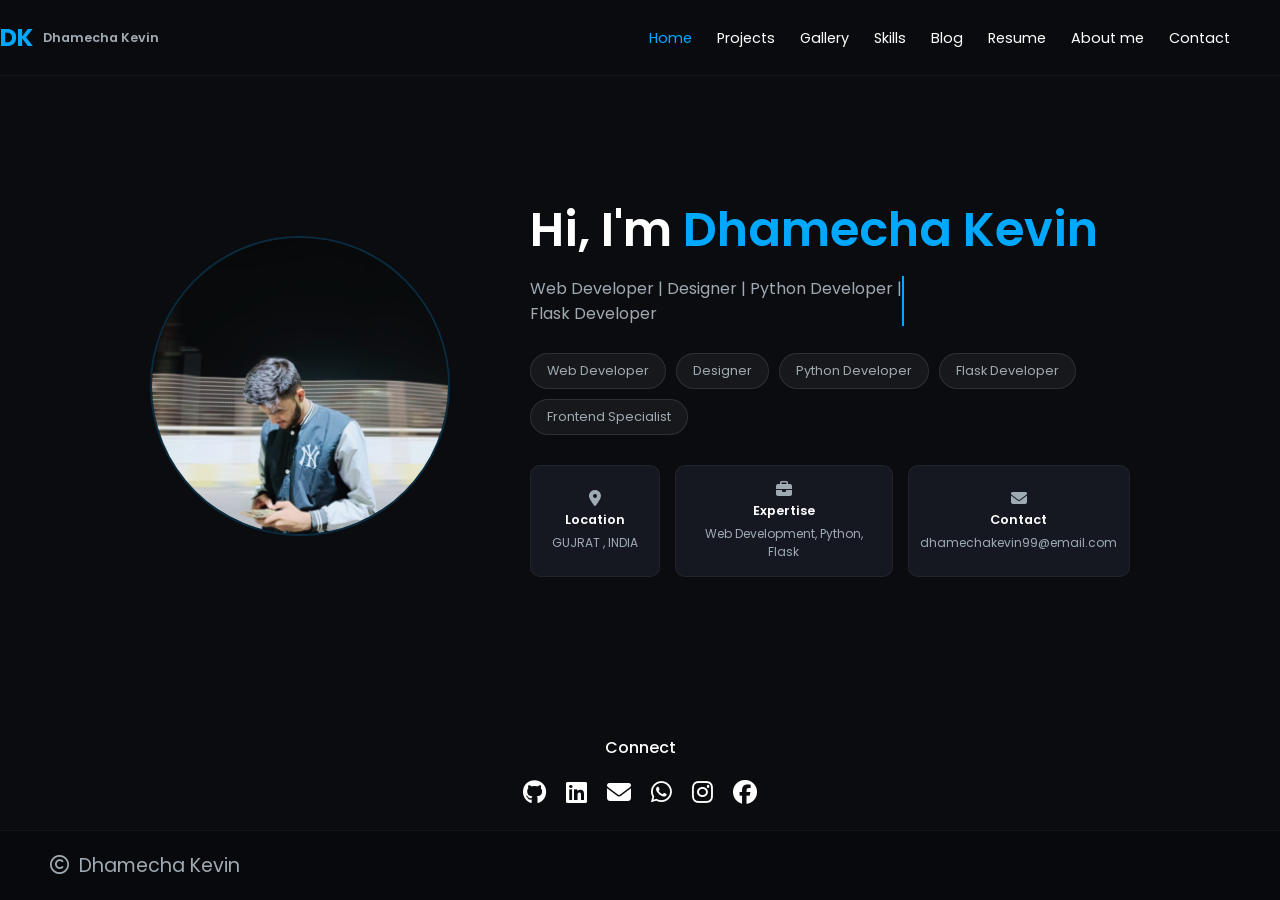
<file: index.html>
<!DOCTYPE html>
<html lang="en">
<head>

    <meta charset="UTF-8">
    <meta name="viewport" content="width=device-width, initial-scale=1.0">
    <title>Kevin Dhamecha - Portfolio</title>
    <link rel="stylesheet" href="style.css">
    <link href="https://fonts.googleapis.com/css2?family=Poppins:wght@300;400;500;600;700&display=swap" rel="stylesheet">
    <link rel="stylesheet" href="https://cdnjs.cloudflare.com/ajax/libs/font-awesome/6.4.0/css/all.min.css">
    
    <style>
        /* CSS Variables for easy color management */
        :root {
            --bg-color: #0b0c10;
            --text-main: #ffffff;
            --text-muted: #a0aab2;
            --accent-color: #00a8ff;
            --card-bg: #151821;
            --glow-color: rgba(0, 168, 255, 0.4);
        }

        * {
            margin: 0;
            padding: 0;
            box-sizing: border-box;
            font-family: 'Poppins', sans-serif;
        }

        body {
            background-color: var(--bg-color);
            color: var(--text-main);
            min-height: 100vh;
            display: flex;
            flex-direction: column;
        }

        /* --- Animations --- */
        @keyframes fadeIn {
            from { opacity: 0; transform: translateY(20px); }
            to { opacity: 1; transform: translateY(0); }
        }

        @keyframes float {
            0% { transform: translateY(0px); }
            50% { transform: translateY(-15px); }
            100% { transform: translateY(0px); }
        }

        @keyframes glowPulse {
            0% { box-shadow: 0 0 20px var(--glow-color); }
            50% { box-shadow: 0 0 40px var(--glow-color), 0 0 80px var(--glow-color); }
            100% { box-shadow: 0 0 20px var(--glow-color); }
        }

        /* --- Navigation Bar --- */
        nav {
            display: flex;
            justify-content: space-between;
            align-items: center;
            padding: 20px 50px 20px 0; /* Left padding set to 0 to align logo flush to the edge */
            background: rgba(11, 12, 16, 0.9);
            backdrop-filter: blur(10px);
            position: sticky;
            top: 0;
            z-index: 100;
        }

        .logo {
            font-size: 1.2rem;
            font-weight: 600;
            display: flex;
            align-items: center;
            gap: 10px;
            margin: 0;
            padding-left: 0;
        }

        .logo span.kd {
            color: var(--accent-color);
            font-weight: 700;
            font-size: 1.5rem;
        }

        .logo-text {
            display: flex;
            flex-direction: column;
            align-items: flex-start; /* Ensures text aligns strictly to the left edge */
            font-size: 0.8rem;
            color: var(--text-muted);
            margin: 0;
            padding: 0;
        }

        .logo-text span {
            margin: 0;
            padding: 0;
            text-align: left;
        }

        .nav-links {
            display: flex;
            list-style: none;
            gap: 25px;
        }

        .nav-links a {
            text-decoration: none;
            color: var(--text-main);
            font-size: 0.9rem;
            transition: color 0.3s;
        }

        .nav-links a:hover, .nav-links a.active {
            color: var(--accent-color);
        }

        /* Mobile Menu Button */
        .menu-btn {
            display: none;
            background: none;
            border: none;
            color: var(--text-main);
            font-size: 1.5rem;
            cursor: pointer;
            padding-right: 20px;
        }

        /* --- Hero Section --- */
        .hero {
            flex: 1;
            display: flex;
            align-items: center;
            justify-content: center;
            gap: 80px;
            padding: 50px;
            animation: fadeIn 1s ease-out forwards;
        }

        /* Profile Image Container */
        .profile-img-container {
            width: 300px;
            height: 300px;
            border-radius: 50%;
            overflow: hidden; /* Clips image properly inside circular frame */
            animation: float 4s ease-in-out infinite, glowPulse 3s infinite alternate;
            border: 2px solid rgba(0, 168, 255, 0.2);
            display: flex;
            justify-content: center;
            align-items: center;
        }

        .profile-img-container img {
            width: 100%;
            height: 100%;
            object-fit: cover;
            object-position: center;
        }

        /* Hero Text Content */
        .hero-content {
            max-width: 600px;
        }

        .hero-content h1 {
            font-size: 3rem;
            font-weight: 600;
            margin-bottom: 10px;
        }

        .hero-content h1 span {
            color: var(--accent-color);
        }

        .subtitle {
            font-size: 1rem;
            color: var(--text-muted);
            margin-bottom: 20px;
            border-right: 2px solid var(--accent-color);
            white-space: nowrap;
            overflow: hidden;
            display: inline-block; 
            animation: typing 3s linear forwards, blink-caret .75s step-end infinite;
        }

        @keyframes typing {
            from { max-width: 0; }
            to { max-width: 100%; } 
        }

        @keyframes blink-caret {
            from, to { border-color: transparent }
            50% { border-color: var(--accent-color); }
        }

        /* Badges/Tags */
        .tags {
            display: flex;
            flex-wrap: wrap;
            gap: 10px;
            margin-bottom: 30px;
        }

        .badge {
            background: rgba(255, 255, 255, 0.05);
            border: 1px solid rgba(255, 255, 255, 0.1);
            padding: 8px 16px;
            border-radius: 20px;
            font-size: 0.8rem;
            color: var(--text-muted);
            transition: all 0.3s;
            cursor: default;
        }

        .badge:hover {
            background: rgba(0, 168, 255, 0.1);
            border-color: var(--accent-color);
            color: var(--text-main);
            transform: translateY(-2px);
        }

        /* Info Cards */
        .info-cards {
            display: flex;
            gap: 15px;
        }

        .card {
            background: var(--card-bg);
            padding: 15px;
            border-radius: 10px;
            display: flex;
            flex-direction: column;
            align-items: center;
            justify-content: center;
            min-width: 130px;
            text-align: center;
            border: 1px solid rgba(255, 255, 255, 0.05);
            transition: transform 0.3s;
        }

        .card:hover {
            transform: translateY(-5px);
            border-color: rgba(255, 255, 255, 0.2);
        }

        .card i {
            color: var(--text-muted);
            margin-bottom: 5px;
        }

        .card-title {
            font-size: 0.8rem;
            font-weight: 600;
            color: var(--text-main);
        }

        .card-desc {
            font-size: 0.75rem;
            color: var(--text-muted);
            margin-top: 5px;
        }

        /* --- Connect Section --- */
        .connect-section {
            text-align: center;
            padding: 20px;
            margin-top: 20px;
            animation: fadeIn 1.5s ease-out forwards;
        }

        .connect-section h3 {
            font-size: 1rem;
            margin-bottom: 15px;
            font-weight: 500;
        }

        .social-icons {
            display: flex;
            justify-content: center;
            gap: 20px;
        }

        .social-icons a {
            color: var(--text-main);
            font-size: 1.5rem;
            transition: all 0.3s;
        }

        .social-icons a:hover {
            color: var(--accent-color);
            transform: scale(1.2);
        }

        /* --- Footer --- */
        footer {
            display: flex;
            justify-content: space-between;
            align-items: center;
            padding: 20px 50px;
            background: #08090c;
            border-top: 1px solid rgba(255,255,255,0.05);
        }

        footer .copyright {
            display: flex;
            align-items: center;
            gap: 10px;
            font-size: 1.2rem;
            color: var(--text-muted);
        }

        footer .portfolio-tag {
            font-family: monospace;
            font-size: 1.5rem;
            color: var(--text-muted);
            letter-spacing: 2px;
        }

        /* Responsive Design */
        @media (max-width: 900px) {
            nav {
                padding: 15px 0 15px 0;
            }
            .menu-btn {
                display: block; /* Show hamburger button on mobile */
            }
            .nav-links {
                display: flex;
                flex-direction: column;
                position: absolute;
                top: 100%;
                left: 0;
                width: 100%;
                background: rgba(11, 12, 16, 0.95);
                backdrop-filter: blur(10px);
                padding: 20px;
                gap: 15px;
                border-bottom: 1px solid rgba(255, 255, 255, 0.1);
                transform: translateY(-150%);
                transition: transform 0.3s ease-in-out, opacity 0.3s ease-in-out;
                opacity: 0;
                pointer-events: none;
            }
            .nav-links.active {
                transform: translateY(0);
                opacity: 1;
                pointer-events: auto;
            }
            .hero {
                flex-direction: column;
                text-align: center;
                gap: 40px;
            }
            .profile-img-container {
                width: 200px;
                height: 200px;
            }
            .subtitle {
                margin: 0 auto 20px auto;
            }
            .tags {
                justify-content: center;
            }
            .info-cards {
                justify-content: center;
                flex-wrap: wrap;
            }
        }
    </style>
</head>
<body>

    <nav>
        <div class="logo">
            <span class="kd">DK</span>
            <div class="logo-text">
                <span>Dhamecha Kevin</span>
            </div>
        </div>
        
        <button class="menu-btn" id="menuBtn" aria-label="Toggle Navigation">
            <i class="fa-solid fa-bars"></i>
        </button>

        <ul class="nav-links" id="navLinks">
            <li><a href="#" class="active">Home</a></li>
            <li><a href="projects.html">Projects</a></li>
            <li><a href="gallery.html">Gallery</a></li>
            <li><a href="skills.html">Skills</a></li>
            <li><a href="blog.html">Blog</a></li>
            <li><a href="resume.html">Resume</a></li>
            <li><a href="about.html">About me</a></li>
            <li><a href="contact.html">Contact</a></li>
        </ul>
    </nav>

    <section class="hero">
        <div class="profile-img-container">
            <img src="img/kevin.jpeg" alt="Dhamecha Kevin">
        </div>

        <div class="hero-content">
            <h1>Hi, I'm <span>Dhamecha Kevin</span></h1>
            <p class="subtitle">Web Developer | Designer | Python Developer |<br> Flask Developer </br></p>
            
            <div class="tags">
                <span class="badge">Web Developer</span>
                <span class="badge">Designer</span>
                <span class="badge">Python Developer</span>
                <span class="badge">Flask Developer</span>
                <span class="badge">Frontend Specialist</span>
            </div>

            <div class="info-cards">
                <div class="card">
                    <i class="fa-solid fa-location-dot"></i>
                    <span class="card-title">Location</span>
                    <span class="card-desc">GUJRAT , INDIA</span>
                </div>
                <div class="card">
                    <i class="fa-solid fa-briefcase"></i>
                    <span class="card-title">Expertise</span>
                    <span class="card-desc">Web Development, Python, Flask</span>
                </div>
                <div class="card">
                    <i class="fa-solid fa-envelope"></i>
                    <span class="card-title">Contact</span>
                    <span class="card-desc">dhamechakevin99@email.com</span>
                </div>
            </div>
        </div>
    </section>

    <div class="connect-section">
        <h3>Connect</h3>
        <div class="social-icons">
            <a href="https://github.com/dhamechakevin" target="_blank" onclick="return confirm('Do you want to leave this page to visit my GitHub?');"><i class="fa-brands fa-github"></i></a>
            <a href="https://linkedin.com/in/your-profile" target="_blank" onclick="return confirm('Do you want to visit my LinkedIn profile?');"><i class="fa-brands fa-linkedin"></i></a>
            <a href="mailto:dhamechakevin99@email.com" onclick="return confirm('Do you want to send me an email?');"><i class="fa-solid fa-envelope"></i></a>
            <a href="https://wa.me/919998842319" target="_blank" onclick="return confirm('Do you want to open WhatsApp to message me?');"><i class="fa-brands fa-whatsapp"></i></a>
            <a href="https://instagram.com/your-handle" target="_blank" onclick="return confirm('Do you want to visit my Instagram?');"><i class="fa-brands fa-instagram"></i></a>
            <a href="https://www.facebook.com/share/1Asn9WQ3xk/" target="_blank" onclick="return confirm('Do you want to visit my Facebook?');"><i class="fa-brands fa-facebook"></i></a>
        </div>
    </div>

    <footer>
        <div class="copyright">
            <i class="fa-regular fa-copyright"></i>
            <span>Dhamecha Kevin</span>
        </div>
    </footer>

    <script>
        const menuBtn = document.getElementById('menuBtn');
        const navLinks = document.getElementById('navLinks');
        const icon = menuBtn.querySelector('i');

        menuBtn.addEventListener('click', () => {
            navLinks.classList.toggle('active');
            if (navLinks.classList.contains('active')) {
                icon.classList.remove('fa-bars');
                icon.classList.add('fa-xmark');
            } else {
                icon.classList.remove('fa-xmark');
                icon.classList.add('fa-bars');
            }
        });
    </script>

</body>
</html>
</file>
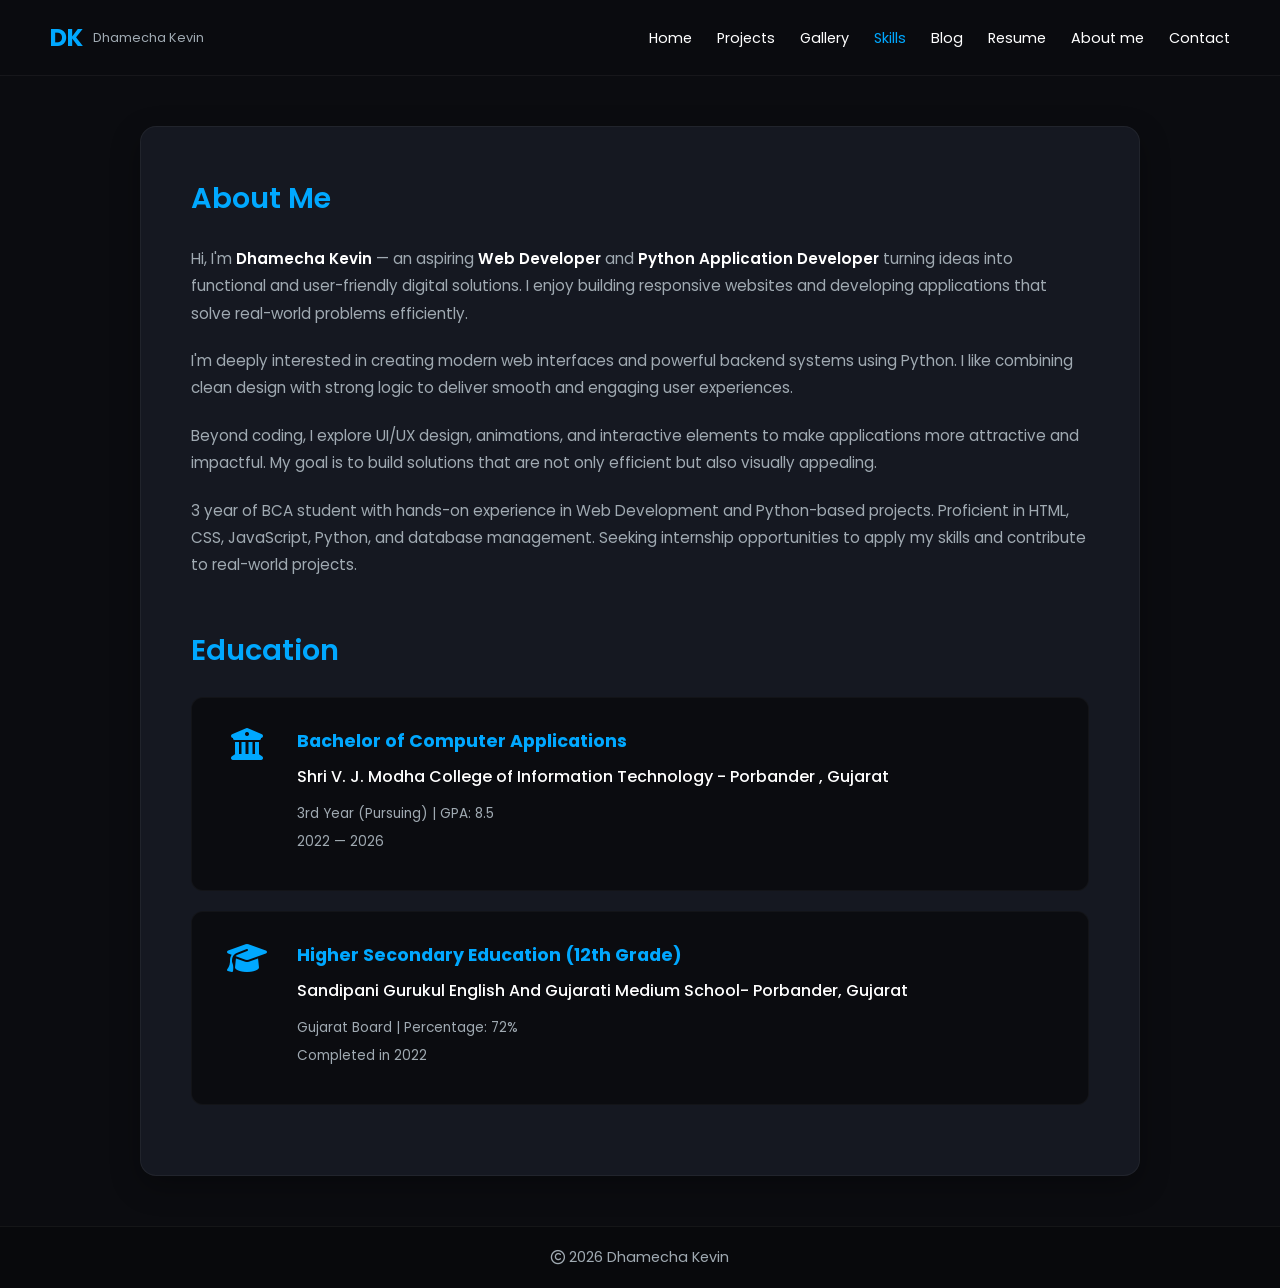
<file: about.html>
<!DOCTYPE html>
<html lang="en">
<head>
    <meta charset="UTF-8">
    <meta name="viewport" content="width=device-width, initial-scale=1.0">
    <title>About Me - Portfolio</title>
    <link rel="stylesheet" href="style.css">
    <link href="https://fonts.googleapis.com/css2?family=Poppins:wght@300;400;500;600;700&display=swap" rel="stylesheet">
    <link rel="stylesheet" href="https://cdnjs.cloudflare.com/ajax/libs/font-awesome/6.4.0/css/all.min.css">
    <style>
        /* Mobile Menu Styles */
        .menu-btn {
            display: none;
            background: none;
            border: none;
            color: var(--text-main, #ffffff);
            font-size: 1.5rem;
            cursor: pointer;
            padding-right: 20px;
        }

        @media (max-width: 900px) {
            nav {
                padding: 15px 0 15px 0;
            }
            .menu-btn {
                display: block;
            }
            .nav-links {
                display: flex;
                flex-direction: column;
                position: absolute;
                top: 100%;
                left: 0;
                width: 100%;
                background: rgba(11, 12, 16, 0.95);
                backdrop-filter: blur(10px);
                padding: 20px;
                gap: 15px;
                border-bottom: 1px solid rgba(255, 255, 255, 0.1);
                transform: translateY(-150%);
                transition: transform 0.3s ease-in-out, opacity 0.3s ease-in-out;
                opacity: 0;
                pointer-events: none;
            }
            .nav-links.active {
                transform: translateY(0);
                opacity: 1;
                pointer-events: auto;
            }
        }
    </style>
</head>
<body>

 <nav>
        <div class="logo">
            <span class="kd">DK</span>
            <div class="logo-text">
                <span>Dhamecha Kevin</span>
            </div>
        </div>

        <button class="menu-btn" id="menuBtn" aria-label="Toggle Navigation">
            <i class="fa-solid fa-bars"></i>
        </button>

        <ul class="nav-links" id="navLinks">
            <li><a href="index.html">Home</a></li>
            <li><a href="projects.html">Projects</a></li>
            <li><a href="gallery.html">Gallery</a></li>
            <li><a href="skills.html" class="active">Skills</a></li>
            <li><a href="blog.html">Blog</a></li>
            <li><a href="resume.html">Resume</a></li>
            <li><a href="about.html">About me</a></li>
            <li><a href="contact.html">Contact</a></li>
        </ul>
    </nav>

    <section class="about-section">
        <div class="about-container">
            
            <h2 class="section-title">About Me</h2>
            
            <p class="about-text">
                Hi, I'm <strong>Dhamecha Kevin</strong> — an aspiring <strong>Web Developer</strong> and <strong>Python Application Developer</strong> turning ideas into functional and user-friendly digital solutions. I enjoy building responsive websites and developing applications that solve real-world problems efficiently.
            </p>
            
            <p class="about-text">
                I'm deeply interested in creating modern web interfaces and powerful backend systems using Python. I like combining clean design with strong logic to deliver smooth and engaging user experiences.
            </p>
                
            <p class="about-text">
                Beyond coding, I explore UI/UX design, animations, and interactive elements to make applications more attractive and impactful. My goal is to build solutions that are not only efficient but also visually appealing.
            </p>    

            <p class="about-text">
                3 year of BCA student with hands-on experience in Web Development and Python-based projects. Proficient in HTML, CSS, JavaScript, Python, and database management. Seeking internship opportunities to apply my skills and contribute to real-world projects.
            </p>

            <div class="education-wrapper">
                <h2 class="section-title">Education</h2>

                <div class="education-card">
                    <div class="edu-icon">
                        <i class="fa-solid fa-building-columns"></i>
                    </div>
                    <div class="edu-details">
                        <h3>Bachelor of Computer Applications</h3>
                        <p class="school">Shri V. J. Modha College of Information Technology - Porbander , Gujarat</p>
                        <p class="info-row">3rd Year (Pursuing) | GPA: 8.5</p>
                        <p class="date">2022 — 2026</p>
                    </div>
                </div>

                <div class="education-card">
                    <div class="edu-icon">
                        <i class="fa-solid fa-graduation-cap"></i>
                    </div>
                    <div class="edu-details">
                        <h3>Higher Secondary Education (12th Grade)</h3>
                        <p class="school">Sandipani Gurukul English And Gujarati Medium School- Porbander, Gujarat</p>
                        <p class="info-row">Gujarat Board | Percentage: 72%</p>
                        <p class="date">Completed in 2022</p>
                    </div>
                </div>

            </div>

        </div>
    </section>

    <footer>
        <div class="copyright">
            <i class="fa-regular fa-copyright"></i>
            <span>2026 Dhamecha Kevin</span>
        </div>
    </footer>

    <script>
        const menuBtn = document.getElementById('menuBtn');
        const navLinks = document.getElementById('navLinks');
        const icon = menuBtn.querySelector('i');

        menuBtn.addEventListener('click', () => {
            navLinks.classList.toggle('active');
            if (navLinks.classList.contains('active')) {
                icon.classList.remove('fa-bars');
                icon.classList.add('fa-xmark');
            } else {
                icon.classList.remove('fa-xmark');
                icon.classList.add('fa-bars');
            }
        });
    </script>

</body>
</html>
</file>
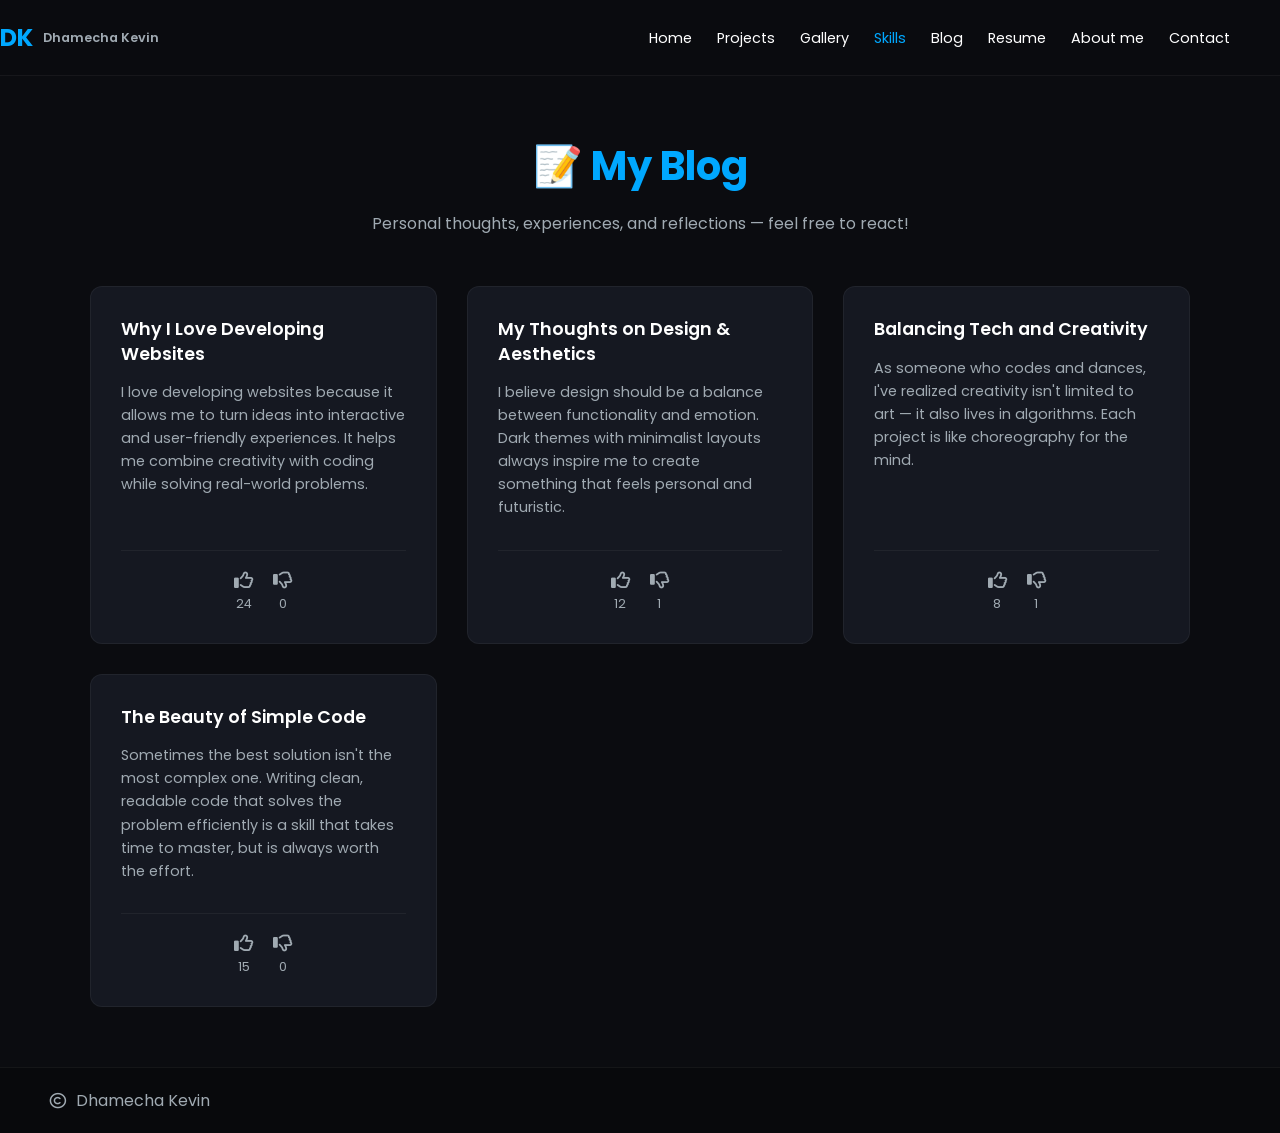
<file: blog.html>
<!DOCTYPE html>
<html lang="en">
<head>
    <meta charset="UTF-8">
    <meta name="viewport" content="width=device-width, initial-scale=1.0">
    <title>Blog - Portfolio</title>
    <link rel="stylesheet" href="style.css">
    <link href="https://fonts.googleapis.com/css2?family=Poppins:wght@300;400;500;600;700&display=swap" rel="stylesheet">
    <link rel="stylesheet" href="https://cdnjs.cloudflare.com/ajax/libs/font-awesome/6.4.0/css/all.min.css">
    
    <style>
        /* --- Core Variables --- */
        :root {
            --bg-color: #0b0c10;
            --text-main: #ffffff;
            --text-muted: #a0aab2;
            --accent-color: #00a8ff;
            --card-bg: #151821;
            --like-color: #2ea043;
            --dislike-color: #f85149;
        }

        * {
            margin: 0;
            padding: 0;
            box-sizing: border-box;
            font-family: 'Poppins', sans-serif;
        }

        body {
            background-color: var(--bg-color);
            color: var(--text-main);
            min-height: 100vh;
            display: flex;
            flex-direction: column;
        }

        @keyframes fadeIn {
            from { opacity: 0; transform: translateY(20px); }
            to { opacity: 1; transform: translateY(0); }
        }

        /* --- Navigation Bar --- */
        nav {
            display: flex;
            justify-content: space-between;
            align-items: center;
            padding: 20px 50px 20px 0;
            background: rgba(11, 12, 16, 0.9);
            backdrop-filter: blur(10px);
            position: sticky;
            top: 0;
            z-index: 100;
            border-bottom: 1px solid rgba(255,255,255,0.05);
        }

        .logo {
            font-size: 1.2rem;
            font-weight: 600;
            display: flex;
            align-items: center;
            gap: 10px;
        }

        .logo span.kd {
            color: var(--accent-color);
            font-weight: 700;
            font-size: 1.5rem;
        }

        .logo-text {
            display: flex;
            flex-direction: column;
            font-size: 0.8rem;
            color: var(--text-muted);
        }

        .nav-links {
            display: flex;
            list-style: none;
            gap: 25px;
        }

        .nav-links a {
            text-decoration: none;
            color: var(--text-main);
            font-size: 0.9rem;
            transition: color 0.3s;
        }

        .nav-links a:hover, .nav-links a.active {
            color: var(--accent-color);
        }

        /* Mobile Menu Button */
        .menu-btn {
            display: none;
            background: none;
            border: none;
            color: var(--text-main);
            font-size: 1.5rem;
            cursor: pointer;
            padding-right: 20px;
        }

        /* --- Blog Section --- */
        .blog-section {
            flex: 1;
            padding: 60px 50px;
            max-width: 1200px;
            margin: 0 auto;
            width: 100%;
            animation: fadeIn 0.8s ease-out forwards;
        }

        .blog-header {
            text-align: center;
            margin-bottom: 50px;
        }

        .blog-header h1 {
            font-size: 2.5rem;
            color: var(--accent-color);
            margin-bottom: 15px;
            display: flex;
            align-items: center;
            justify-content: center;
            gap: 10px;
        }

        .blog-header p {
            color: var(--text-muted);
            font-size: 1rem;
        }

        /* Blog Grid Layout */
        .blog-grid {
            display: grid;
            grid-template-columns: repeat(auto-fit, minmax(320px, 1fr));
            gap: 30px;
        }

        /* Individual Blog Card */
        .blog-card {
            background: var(--card-bg);
            border-radius: 12px;
            padding: 30px;
            border: 1px solid rgba(255, 255, 255, 0.05);
            display: flex;
            flex-direction: column;
            transition: transform 0.3s, box-shadow 0.3s;
        }

        .blog-card:hover {
            transform: translateY(-5px);
            box-shadow: 0 10px 25px rgba(0,0,0,0.5);
            border-color: rgba(255, 255, 255, 0.1);
        }

        .blog-title {
            font-size: 1.1rem;
            font-weight: 600;
            margin-bottom: 15px;
            color: var(--text-main);
            line-height: 1.4;
        }

        .blog-content {
            color: var(--text-muted);
            font-size: 0.9rem;
            line-height: 1.6;
            flex: 1; /* Pushes the reactions to the bottom */
            margin-bottom: 30px;
        }

        /* Reactions Section */
        .reactions {
            display: flex;
            justify-content: center;
            gap: 20px;
            border-top: 1px solid rgba(255,255,255,0.05);
            padding-top: 20px;
        }

        .reaction-btn {
            background: transparent;
            border: none;
            color: var(--text-muted);
            display: flex;
            flex-direction: column;
            align-items: center;
            gap: 5px;
            cursor: pointer;
            transition: all 0.2s;
            font-size: 1.2rem;
        }

        .reaction-btn span {
            font-size: 0.8rem;
            font-family: 'Poppins', sans-serif;
        }

        /* Hover & Active states for buttons */
        .reaction-btn.like:hover, .reaction-btn.like.active {
            color: var(--like-color);
            transform: scale(1.1);
        }

        .reaction-btn.dislike:hover, .reaction-btn.dislike.active {
            color: var(--dislike-color);
            transform: scale(1.1);
        }

        /* --- Footer --- */
        footer {
            display: flex;
            justify-content: space-between;
            align-items: center;
            padding: 20px 50px;
            background: #08090c;
            border-top: 1px solid rgba(255,255,255,0.05);
            margin-top: auto;
        }

        footer .copyright {
            display: flex;
            align-items: center;
            gap: 10px;
            font-size: 1rem;
            color: var(--text-muted);
        }

        /* Responsive */
        @media (max-width: 900px) {
            nav {
                padding: 15px 0 15px 0;
            }
            .menu-btn {
                display: block;
            }
            .nav-links {
                display: flex;
                flex-direction: column;
                position: absolute;
                top: 100%;
                left: 0;
                width: 100%;
                background: rgba(11, 12, 16, 0.95);
                backdrop-filter: blur(10px);
                padding: 20px;
                gap: 15px;
                border-bottom: 1px solid rgba(255, 255, 255, 0.1);
                transform: translateY(-150%);
                transition: transform 0.3s ease-in-out, opacity 0.3s ease-in-out;
                opacity: 0;
                pointer-events: none;
            }
            .nav-links.active {
                transform: translateY(0);
                opacity: 1;
                pointer-events: auto;
            }
            .blog-section { padding: 20px; }
            .blog-header h1 { font-size: 2rem; }
        }
    </style>
</head>
<body>

    <nav>
        <div class="logo">
            <span class="kd">DK</span>
            <div class="logo-text">
                <span>Dhamecha Kevin</span>
            </div>
        </div>

        <button class="menu-btn" id="menuBtn" aria-label="Toggle Navigation">
            <i class="fa-solid fa-bars"></i>
        </button>

        <ul class="nav-links" id="navLinks">
            <li><a href="index.html">Home</a></li>
            <li><a href="projects.html">Projects</a></li>
            <li><a href="gallery.html">Gallery</a></li>
            <li><a href="skills.html" class="active">Skills</a></li>
            <li><a href="blog.html">Blog</a></li>
            <li><a href="resume.html">Resume</a></li>
            <li><a href="about.html">About me</a></li>
            <li><a href="contact.html">Contact</a></li>
        </ul>
    </nav>
    

    <section class="blog-section">
        <div class="blog-header">
            <h1>📝 My Blog</h1>
            <p>Personal thoughts, experiences, and reflections — feel free to react!</p>
        </div>

        <div class="blog-grid">
            
            <article class="blog-card">
                <h3 class="blog-title">Why I Love Developing Websites</h3>
                <p class="blog-content">
                    I love developing websites because it allows me to turn ideas into interactive and user-friendly experiences. It helps me combine creativity with coding while solving real-world problems.
                </p>
                <div class="reactions">
                    <button class="reaction-btn like" onclick="toggleReaction(this, 'like')">
                        <i class="fa-regular fa-thumbs-up"></i>
                        <span class="count">24</span>
                    </button>
                    <button class="reaction-btn dislike" onclick="toggleReaction(this, 'dislike')">
                        <i class="fa-regular fa-thumbs-down"></i>
                        <span class="count">0</span>
                    </button>
                </div>
            </article>

            <article class="blog-card">
                <h3 class="blog-title">My Thoughts on Design & Aesthetics</h3>
                <p class="blog-content">
                    I believe design should be a balance between functionality and emotion. Dark themes with minimalist layouts always inspire me to create something that feels personal and futuristic.
                </p>
                <div class="reactions">
                    <button class="reaction-btn like" onclick="toggleReaction(this, 'like')">
                        <i class="fa-regular fa-thumbs-up"></i>
                        <span class="count">12</span>
                    </button>
                    <button class="reaction-btn dislike" onclick="toggleReaction(this, 'dislike')">
                        <i class="fa-regular fa-thumbs-down"></i>
                        <span class="count">1</span>
                    </button>
                </div>
            </article>

            <article class="blog-card">
                <h3 class="blog-title">Balancing Tech and Creativity</h3>
                <p class="blog-content">
                    As someone who codes and dances, I've realized creativity isn't limited to art — it also lives in algorithms. Each project is like choreography for the mind.
                </p>
                <div class="reactions">
                    <button class="reaction-btn like" onclick="toggleReaction(this, 'like')">
                        <i class="fa-regular fa-thumbs-up"></i>
                        <span class="count">8</span>
                    </button>
                    <button class="reaction-btn dislike" onclick="toggleReaction(this, 'dislike')">
                        <i class="fa-regular fa-thumbs-down"></i>
                        <span class="count">1</span>
                    </button>
                </div>
            </article>

            <article class="blog-card">
                <h3 class="blog-title">The Beauty of Simple Code</h3>
                <p class="blog-content">
                    Sometimes the best solution isn't the most complex one. Writing clean, readable code that solves the problem efficiently is a skill that takes time to master, but is always worth the effort.
                </p>
                <div class="reactions">
                    <button class="reaction-btn like" onclick="toggleReaction(this, 'like')">
                        <i class="fa-regular fa-thumbs-up"></i>
                        <span class="count">15</span>
                    </button>
                    <button class="reaction-btn dislike" onclick="toggleReaction(this, 'dislike')">
                        <i class="fa-regular fa-thumbs-down"></i>
                        <span class="count">0</span>
                    </button>
                </div>
            </article>

        </div>
    </section>

    <footer>
        <div class="copyright">
            <i class="fa-regular fa-copyright"></i>
            <span>Dhamecha Kevin</span>
        </div>
    </footer>

    <script>
        /* Mobile Navigation Menu Toggle */
        const menuBtn = document.getElementById('menuBtn');
        const navLinks = document.getElementById('navLinks');
        const menuIcon = menuBtn.querySelector('i');

        menuBtn.addEventListener('click', () => {
            navLinks.classList.toggle('active');
            if (navLinks.classList.contains('active')) {
                menuIcon.classList.remove('fa-bars');
                menuIcon.classList.add('fa-xmark');
            } else {
                menuIcon.classList.remove('fa-xmark');
                menuIcon.classList.add('fa-bars');
            }
        });

        /* Blog Reactions Toggle */
        function toggleReaction(btn, type) {
            const parent = btn.parentElement;
            const countSpan = btn.querySelector('.count');
            const icon = btn.querySelector('i');
            
            let count = parseInt(countSpan.innerText);

            if (btn.classList.contains('active')) {
                btn.classList.remove('active');
                icon.classList.remove('fa-solid');
                icon.classList.add('fa-regular');
                count--;
            } else {
                btn.classList.add('active');
                icon.classList.remove('fa-regular');
                icon.classList.add('fa-solid');
                count++;

                const oppositeType = type === 'like' ? 'dislike' : 'like';
                const oppositeBtn = parent.querySelector(`.${oppositeType}`);
                if (oppositeBtn.classList.contains('active')) {
                    oppositeBtn.classList.remove('active');
                    const oppIcon = oppositeBtn.querySelector('i');
                    oppIcon.classList.remove('fa-solid');
                    oppIcon.classList.add('fa-regular');
                    const oppCountSpan = oppositeBtn.querySelector('.count');
                    oppCountSpan.innerText = parseInt(oppCountSpan.innerText) - 1;
                }
            }

            countSpan.innerText = count;
        }
    </script>

</body>
</html>
</file>
<file: style.css>
/* =========================================
   1. CORE VARIABLES & SETUP
   ========================================= */
:root {
    --bg-color: #0b0c10;
    --text-main: #ffffff;
    --text-muted: #a0aab2;
    --accent-color: #00a8ff;
    --card-bg: #151821;
    --card-hover: #1c202b;
    --glow-color: rgba(0, 168, 255, 0.5);
}

* {
    margin: 0;
    padding: 0;
    box-sizing: border-box;
    font-family: 'Poppins', sans-serif;
}

html, body {
    width: 100%;
    max-width: 100vw;
    overflow-x: hidden;
}

body {
    background-color: var(--bg-color);
    color: var(--text-main);
    min-height: 100vh;
    display: flex;
    flex-direction: column;
}

@keyframes fadeIn {
    from { opacity: 0; transform: translateY(20px); }
    to { opacity: 1; transform: translateY(0); }
}

/* =========================================
   2. NAVIGATION BAR
   ========================================= */
nav {
    display: flex;
    justify-content: space-between;
    align-items: center;
    padding: 20px 50px;
    background: rgba(11, 12, 16, 0.9);
    backdrop-filter: blur(10px);
    position: sticky;
    top: 0;
    z-index: 100;
    border-bottom: 1px solid rgba(255,255,255,0.05);
}

.logo {
    display: flex;
    align-items: center;
    gap: 10px;
}

.logo span.kd {
    color: var(--accent-color);
    font-weight: 700;
    font-size: 1.5rem;
}

.logo-text {
    display: flex;
    flex-direction: column;
    font-size: 0.8rem;
    color: var(--text-muted);
}

.nav-links {
    display: flex;
    list-style: none;
    gap: 25px;
}

.nav-links a {
    text-decoration: none;
    color: var(--text-main);
    font-size: 0.9rem;
    transition: color 0.3s;
}

.nav-links a:hover, .nav-links a.active {
    color: var(--accent-color);
}

/* =========================================
   3. ABOUT PAGE STYLES
   ========================================= */
.about-section {
    flex: 1;
    padding: 50px;
    display: flex;
    justify-content: center;
    animation: fadeIn 0.8s ease-out forwards;
}

.about-container {
    background-color: var(--card-bg);
    max-width: 1000px;
    width: 100%;
    border-radius: 16px;
    padding: 50px;
    border: 1px solid rgba(255, 255, 255, 0.05);
    box-shadow: 0 10px 30px rgba(0,0,0,0.3);
}

.section-title {
    font-size: 1.8rem;
    color: var(--accent-color);
    margin-bottom: 25px;
    font-weight: 600;
}

.about-text {
    color: var(--text-muted);
    font-size: 0.95rem;
    line-height: 1.8;
    margin-bottom: 20px;
}

.about-text strong {
    color: var(--text-main);
    font-weight: 600;
}

/* Education Cards */
.education-wrapper {
    margin-top: 50px;
}

.education-card {
    background-color: var(--bg-color);
    border-radius: 12px;
    padding: 30px;
    margin-bottom: 20px;
    display: flex;
    gap: 25px;
    border: 1px solid rgba(255, 255, 255, 0.03);
    transition: transform 0.3s, background-color 0.3s;
}

.education-card:hover {
    transform: translateX(10px);
    background-color: var(--card-hover);
}

.edu-icon {
    font-size: 2rem;
    color: var(--accent-color);
    min-width: 50px;
    display: flex;
    justify-content: center;
}

.edu-details h3 {
    color: var(--accent-color);
    font-size: 1.1rem;
    margin-bottom: 10px;
}

.edu-details .school {
    color: var(--text-main);
    font-weight: 500;
    margin-bottom: 15px;
}

.edu-details .info-row, .edu-details .date {
    color: var(--text-muted);
    font-size: 0.85rem;
    margin-bottom: 8px;
}

/* =========================================
   4. CONTACT PAGE STYLES
   ========================================= */
.contact-section {
    flex: 1;
    display: flex;
    flex-direction: column;
    align-items: center;
    padding: 60px 20px;
    animation: fadeIn 0.8s ease-out forwards;
    background: radial-gradient(circle at center, rgba(0, 168, 255, 0.05) 0%, var(--bg-color) 60%);
}

.contact-header {
    text-align: center;
    margin-bottom: 40px;
}

.contact-header h1 {
    font-size: 2.5rem;
    color: var(--accent-color);
    margin-bottom: 15px;
}

.contact-header p {
    color: var(--text-muted);
    max-width: 600px;
    line-height: 1.6;
}

/* Social Icons */
.social-links {
    display: flex;
    gap: 20px;
    margin-bottom: 40px;
}

.social-icon {
    width: 50px;
    height: 50px;
    border-radius: 50%;
    background: rgba(255, 255, 255, 0.03);
    border: 1px solid rgba(255, 255, 255, 0.1);
    display: flex;
    align-items: center;
    justify-content: center;
    color: var(--text-main);
    font-size: 1.5rem;
    text-decoration: none;
    transition: all 0.3s ease;
}

.social-icon:hover {
    color: var(--accent-color);
    border-color: var(--accent-color);
    box-shadow: 0 0 20px var(--glow-color), inset 0 0 10px var(--glow-color);
    transform: translateY(-3px);
}

/* Contact Form */
.contact-form {
    width: 100%;
    max-width: 600px;
    display: flex;
    flex-direction: column;
    gap: 15px;
}

.form-control {
    width: 100%;
    background: rgba(255, 255, 255, 0.05);
    border: 1px solid rgba(255, 255, 255, 0.1);
    padding: 15px 20px;
    border-radius: 8px;
    color: var(--text-main);
    font-size: 1rem;
    outline: none;
    transition: all 0.3s;
}

.form-control:focus {
    border-color: var(--accent-color);
    box-shadow: 0 0 10px rgba(0, 168, 255, 0.2);
    background: rgba(255, 255, 255, 0.08);
}

textarea.form-control {
    min-height: 150px;
    resize: vertical;
}

.btn-submit {
    background: linear-gradient(90deg, #007bb5, #00a8ff);
    color: #ffffff;
    border: none;
    padding: 15px;
    border-radius: 8px;
    font-size: 1rem;
    font-weight: 600;
    cursor: pointer;
    transition: all 0.3s;
    margin-top: 10px;
}

.btn-submit:hover {
    box-shadow: 0 8px 25px rgba(0, 168, 255, 0.4);
    transform: translateY(-2px);
}

/* =========================================
   5. FOOTER
   ========================================= */
footer {
    display: flex;
    justify-content: center;
    align-items: center;
    padding: 20px 50px;
    background: #08090c;
    border-top: 1px solid rgba(255,255,255,0.05);
    margin-top: auto;
}

footer .copyright {
    font-size: 0.9rem;
    color: var(--text-muted);
}

/* =========================================
   6. RESPONSIVE DESIGN (MOBILE FIXES ONLY)
   ========================================= */
@media (max-width: 768px) {
    /* 1. Navigation bar adjusts to stack links vertically */
    nav {
        flex-direction: column;
        align-items: flex-start;
        padding: 15px 20px;
        gap: 15px;
    }

    .nav-links {
        flex-direction: column;
        width: 100%;
        gap: 10px;
    }

    .nav-links li {
        width: 100%;
    }

    .nav-links a {
        display: block;
        padding: 8px 12px;
        background: rgba(255, 255, 255, 0.03);
        border-radius: 6px;
        text-align: center;
    }

    /* 2. Homepage Hero Section Layout Fixes */
    section {
        flex-direction: column !important;
        align-items: center !important;
        text-align: center !important;
        padding: 25px 15px !important;
        width: 100% !important;
    }

    /* Scale Profile Image */
    section img {
        width: 180px !important;
        height: 180px !important;
        max-width: 70vw !important;
        max-height: 70vw !important;
        object-fit: cover !important;
        border-radius: 50% !important;
        margin: 0 auto 15px auto !important;
    }

    /* Wrap & Shrink Text Headings */
    section h1 {
        font-size: 1.6rem !important;
        line-height: 1.3 !important;
        word-break: break-word !important;
        text-align: center !important;
    }

    section p {
        font-size: 0.85rem !important;
        line-height: 1.5 !important;
        text-align: center !important;
    }

    /* Wrap Skill Tags (Web Developer, Designer, etc.) */
    section div {
        flex-wrap: wrap !important;
        justify-content: center !important;
        max-width: 100% !important;
    }

    section div > span {
        font-size: 0.75rem !important;
        padding: 6px 12px !important;
        margin: 3px !important;
        display: inline-block !important;
    }

    /* Stack Bottom Info Blocks (Location, Expertise, Contact) */
    section div > div {
        flex-direction: column !important;
        width: 100% !important;
        gap: 15px !important;
    }

    /* 3. Container paddings adjust to fit mobile screens */
    .about-section { 
        padding: 20px; 
    }
    
    .about-container { 
        padding: 25px 20px; 
    }

    /* 4. Education cards stack vertically on small screens */
    .education-card { 
        flex-direction: column; 
        gap: 15px; 
    }
    
    .edu-icon { 
        justify-content: flex-start; 
    }

    /* 5. Contact heading and icons wrap nicely */
    .contact-header h1 { 
        font-size: 2rem; 
    }
    
    .social-links { 
        flex-wrap: wrap; 
        justify-content: center; 
        gap: 12px;
    }
}
</file>
